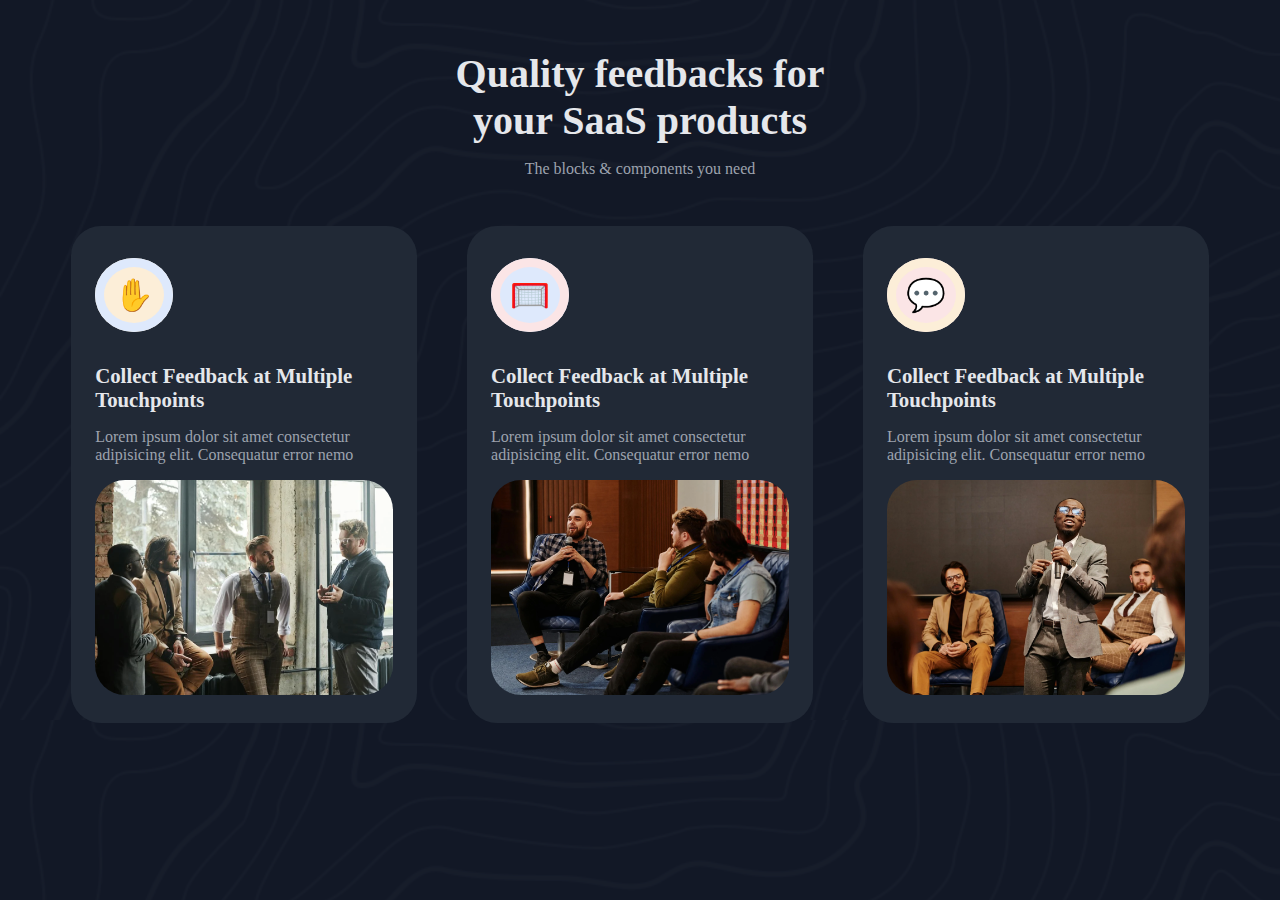
<file: index.html>
<!DOCTYPE html>
<html lang="en">
<head>
    <meta charset="UTF-8">
    <meta name="viewport" content="width=device-width, initial-scale=1.0">
    <title>Dev Challenge 1</title>
    <link rel="stylesheet" href="styles/devChallenges.css">
</head>
<body>
    <h1 class="h-1">Quality feedbacks for your SaaS products</h1>
    <p class="p-1">The blocks & components you need</p>

    <div class="container">
        <div class="card c-1">
            <span>✋</span>
            <br>
            <h1>Collect Feedback at Multiple Touchpoints</h1>
            <p>Lorem ipsum dolor sit amet consectetur adipisicing elit. Consequatur error nemo</p>
            <img src="images/photo_2@2x.png" alt="">
        </div>
        <div class="card c-2">
            <span>🥅</span>
            <br>
            <h1>Collect Feedback at Multiple Touchpoints</h1>
            <p>Lorem ipsum dolor sit amet consectetur adipisicing elit. Consequatur error nemo</p>
            <img src="images/photo_1@2x.png" alt="">
        </div>
        <div class="card c-3">
            <span>💬</span>
            <br>
            <h1>Collect Feedback at Multiple Touchpoints</h1>
            <p>Lorem ipsum dolor sit amet consectetur adipisicing elit. Consequatur error nemo</p>
            <img src="images/photo_3@2x.png" alt="">
        </div>
    </div>
</body>
</html>
</file>
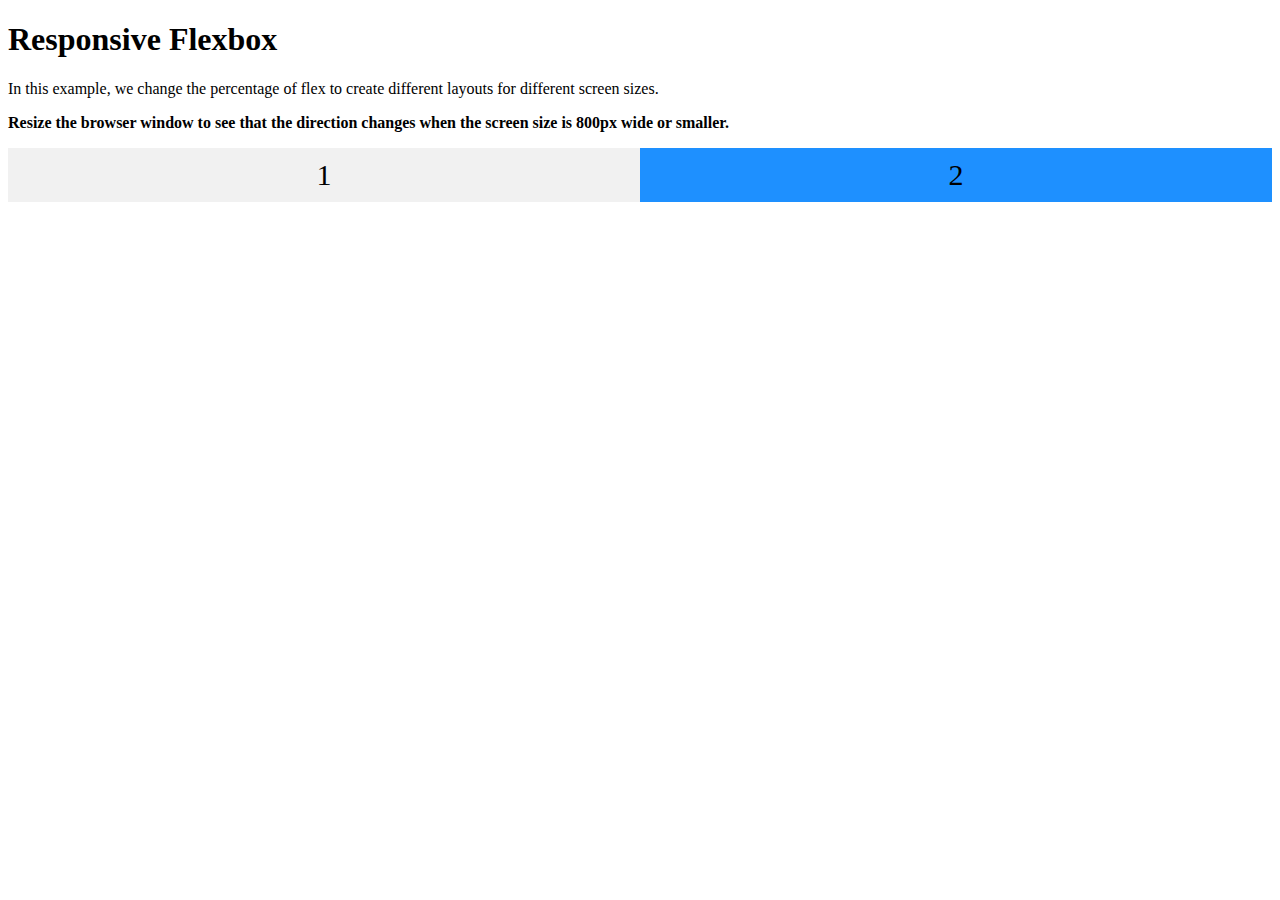
<file: p.html>
<!DOCTYPE html>
<html lang="en">
<head>
    <meta charset="UTF-8">
    <meta name="viewport" content="width=device-width, initial-scale=1.0">
    <title>Document</title>
    <style>
        * {
  box-sizing: border-box;
}

.flex-container {
  display: flex;
  flex-wrap: wrap;
  font-size: 30px;
  text-align: center;
}

.flex-item-left {
  background-color: #f1f1f1;
  padding: 10px;
  flex: 50%;
}

.flex-item-right {
  background-color: dodgerblue;
  padding: 10px;
  flex: 50%;
}

/* Responsive layout - makes a one column-layout instead of a two-column layout */
@media (max-width: 800px) {
  .flex-item-right, .flex-item-left {
    flex: 100%;
  }
}

        
    </style>
</head>
<body>
    

    
    <h1>Responsive Flexbox</h1>

<p>In this example, we change the percentage of flex to create different layouts for different screen sizes.</p>
<p><b>Resize the browser window to see that the direction changes when the 
screen size is 800px wide or smaller.</b></p>

<div class="flex-container">
  <div class="flex-item-left">1</div>
  <div class="flex-item-right">2</div>
</div>



</body>
</html>
</file>
<file: styles/devChallenges.css>
body{
    background-color:#121826;
    background-image:url("/images/Background_image.svg");
}
h1{
    color:#E5E7EB;
}
p{
    color:#9DA3AE;
}
.h-1{
    text-align:center;
    padding:0 34%;
    margin-top:50px;
    margin-bottom:0px;
    font-size:2.5em;
}
.p-1{
    text-align:center;
}



.container{
    display:flex;
    gap:50px;
    width:90%;
    margin-top:3em;
    padding-left:5%;
    padding-right:5%;
    margin-bottom:3em;
}
.c-1 span{
    background-color:#FCEED8;
    border-radius:70%;
    font-size:2em;
    padding:10px;
    border:9px solid #DEE9FC;
}
.c-2 span{
    background-color:#DEE9FC;
    border-radius:70%;
    font-size:2em;
    padding:10px;
    border:9px solid #FBE5E6;
}
.c-3 span{
    background-color:#FBE5E6;
    border-radius:70%;
    font-size:2em;
    padding:10px;
    border:9px solid #FCEED8;
}
.card img{
    width:100%;
    border-radius:30px;
}
.card{
    background-color:#212936;
    border-radius:30px;
    padding:24px;
    padding-top:50px;
}
.card h1{
    font-size: 1.3em;
    margin-top:50px;
}



/* responsive */
/* mobile */
@media screen and (max-width:640px){
    .container{
        flex-direction:column;
        width:70%;
        padding-left:15%;
        padding-right:15%;
    }
    .h-1{
        padding-left:10%;
        padding-right:10%;
    }
}
/* tablet */
@media screen and (min-width:640px) and (max-width:1024px){
    .container{
        flex-wrap:wrap;
        padding-left:5%;
        padding-right:5%;
        justify-content: center;
    }
    .card{
        width:39%;
    }
}
</file>
